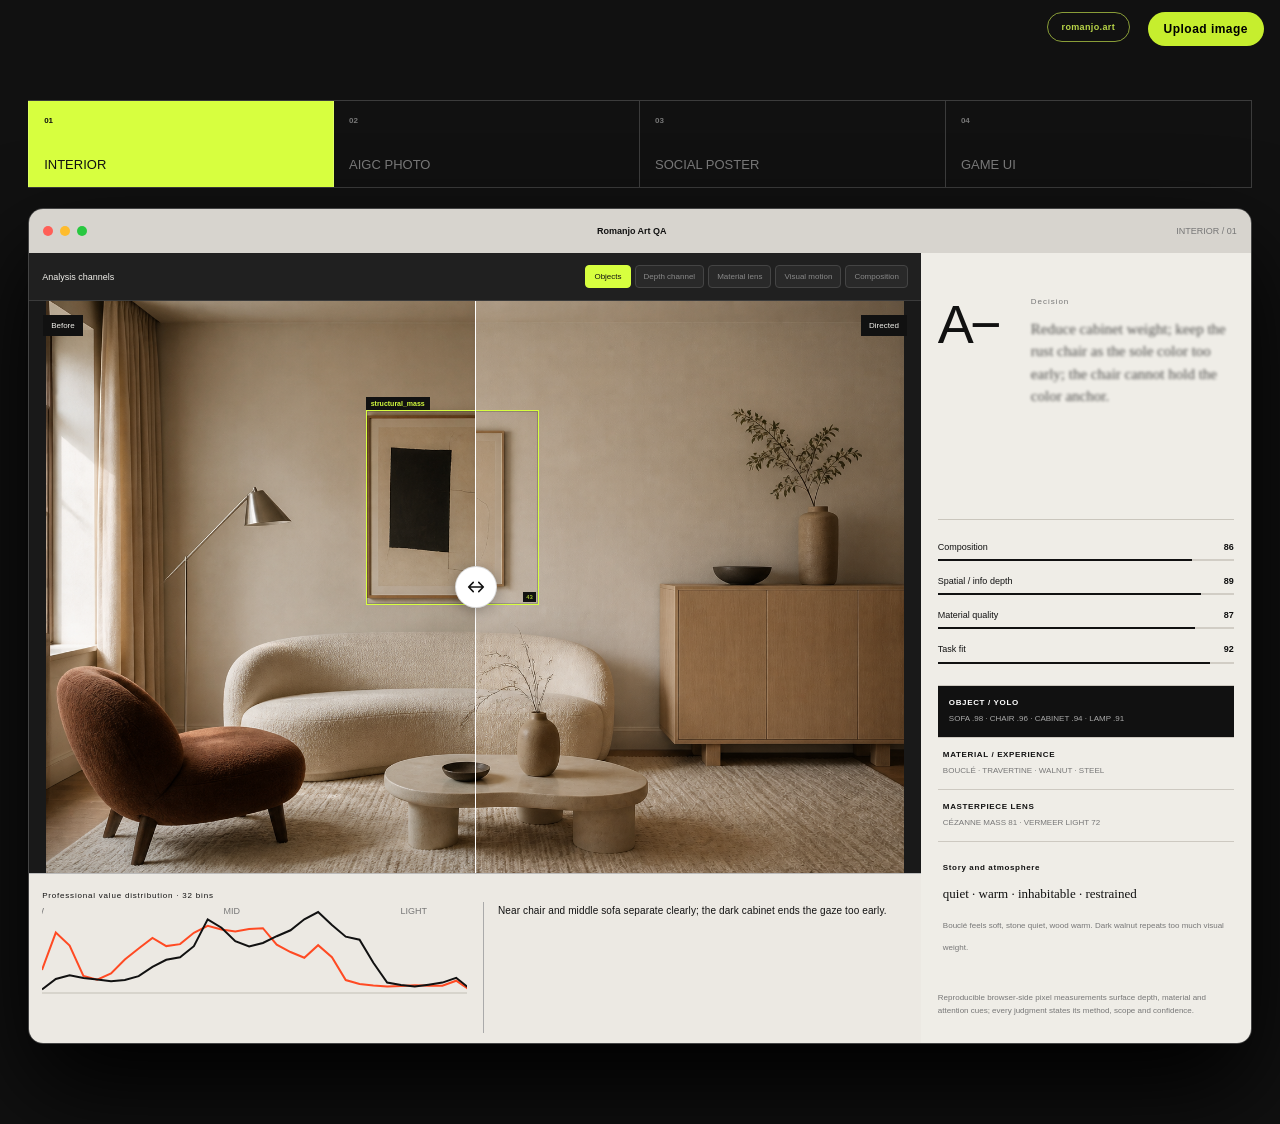
<file: index.html>
<!doctype html>
<html lang="en" data-locale="en">
<head>
  <meta charset="utf-8">
  <meta name="viewport" content="width=device-width, initial-scale=1">
  <meta name="description" content="Romanjo.art is an AI aesthetic decision director for posters, interiors, outfits and photography. It turns visual options into one explainable decision.">
  <meta name="theme-color" content="#050607">
  <link rel="icon" href="/assets/romanjo-logo.png">
  <title>Romanjo.art — AI aesthetic decision director</title>
  <link rel="stylesheet" href="/styles.css">
  <link rel="stylesheet" href="/analysis.css">
  <link rel="stylesheet" href="/demo-trim.css">
  <link rel="stylesheet" href="/upload-mode.css">
  <script defer src="/vendor/gsap.min.js"></script>
  <script defer src="/site.js"></script>
  <script defer src="/kit/romanjo-workbench-kit.js"></script>
  <script defer src="/romanjo-analysis.js"></script>
  <script defer src="/demo-trim.js"></script>
  <script type="module" defer src="/upload-mode.js"></script>
</head>
<body>
  <noscript>Romanjo needs JavaScript to load the live product demo.</noscript>
  <div id="site" aria-live="polite"></div>
</body>
</html>
</file>
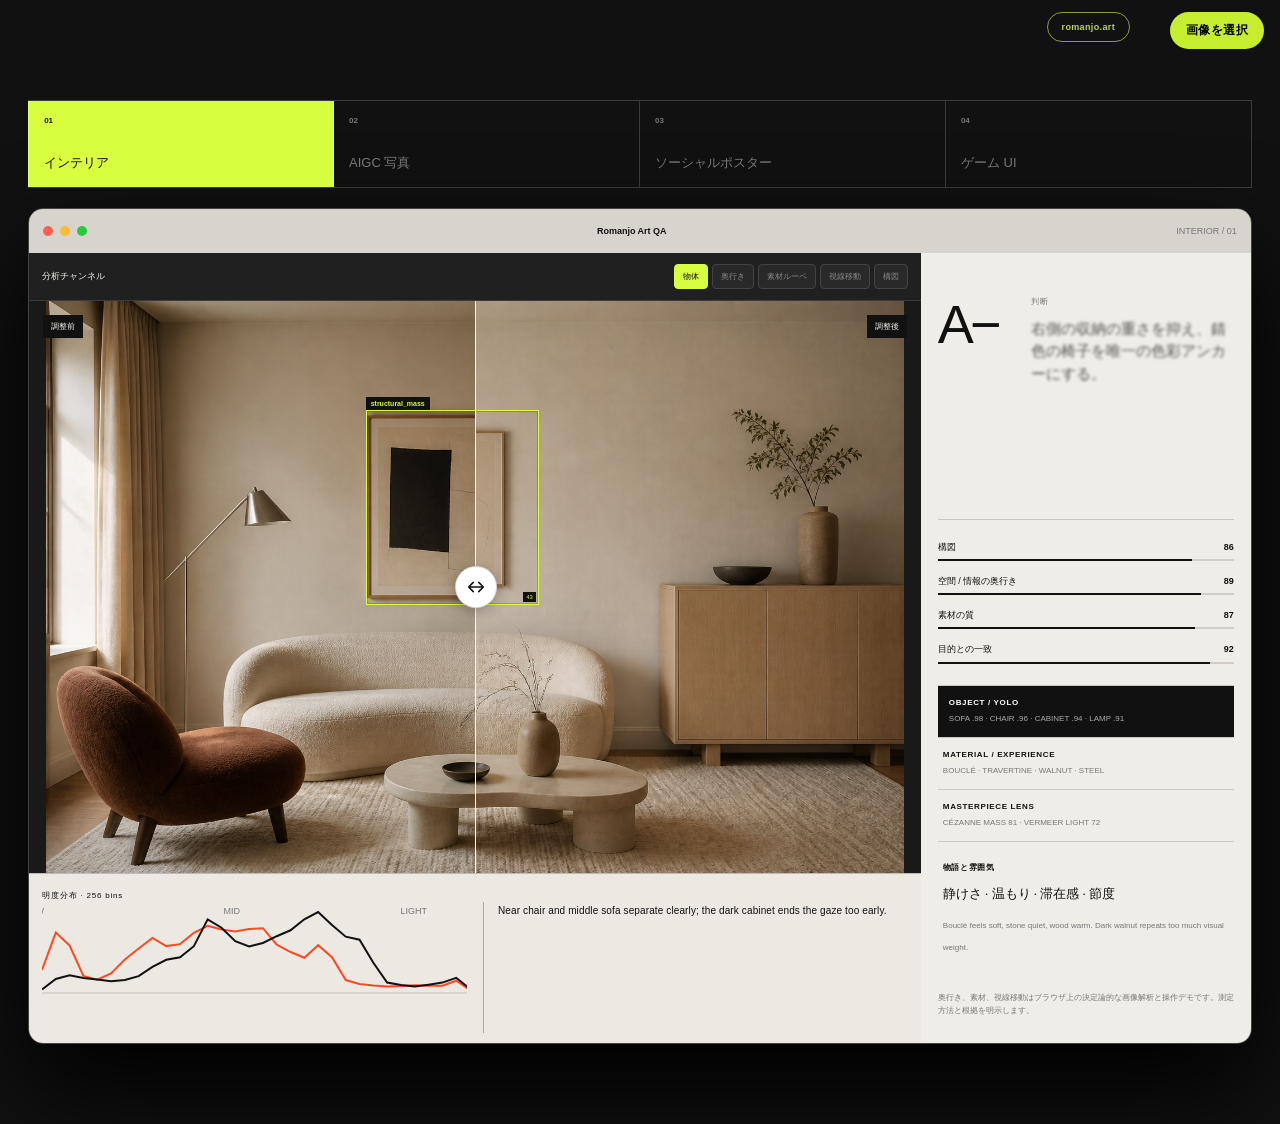
<file: ja/index.html>
<!doctype html>
<html lang="ja" data-locale="ja">
<head>
  <meta charset="utf-8">
  <meta name="viewport" content="width=device-width,initial-scale=1">
  <meta name="description" content="Romanjo は認識、奥行き、素材、構図、美術史の視点から AIGC 出力を読み、判断を具体的な画像へ導きます。">
  <title>Romanjo.art — AI Aesthetic Decision Director</title>
  <link rel="icon" href="/assets/romanjo-logo.png">
  <link rel="stylesheet" href="/styles.css">
  <link rel="stylesheet" href="/analysis.css">
  <link rel="stylesheet" href="/demo-trim.css">
  <link rel="stylesheet" href="/upload-mode.css">
  <script defer src="/vendor/gsap.min.js"></script>
  <script defer src="/site.js"></script>
  <script defer src="/kit/romanjo-workbench-kit.js"></script>
  <script defer src="/romanjo-analysis.js"></script>
  <script defer src="/ja/localize.js"></script>
  <script defer src="/demo-trim.js"></script>
  <script type="module" defer src="/upload-mode.js"></script>
</head>
<body>
  <div id="site"></div>
  <noscript>ライブレビューを表示するには JavaScript を有効にしてください。</noscript>
</body>
</html>
</file>
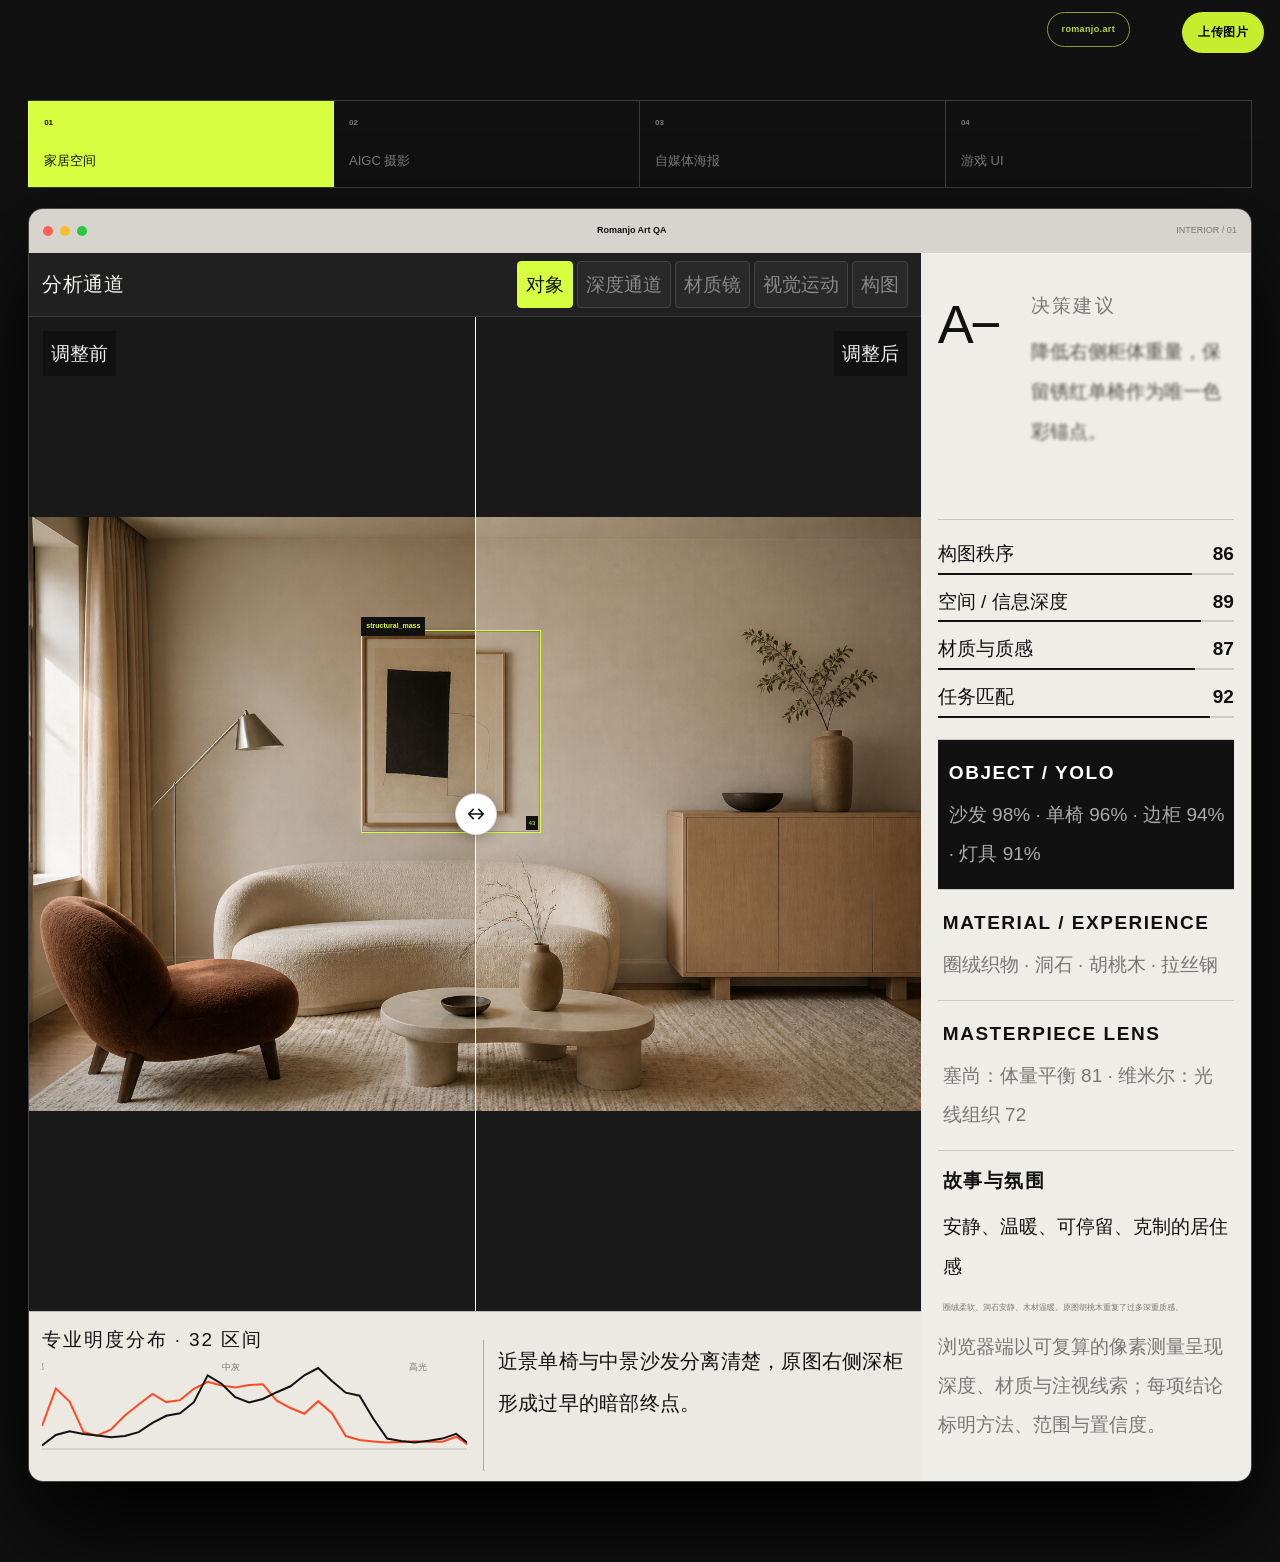
<file: zh/index.html>
<!doctype html>
<html lang="zh-CN" data-locale="zh">
<head>
  <meta charset="utf-8">
  <meta name="viewport" content="width=device-width, initial-scale=1">
  <meta name="description" content="Romanjo.art 是面向海报、家居空间、穿搭和照片的 AI 审美决策总监，把大量视觉候选变成一个可解释的决定。">
  <meta name="theme-color" content="#050607">
  <link rel="icon" href="/assets/romanjo-logo.png">
  <title>Romanjo.art — AI 审美决策总监</title>
  <link rel="stylesheet" href="/styles.css">
  <link rel="stylesheet" href="/analysis.css">
  <link rel="stylesheet" href="/demo-trim.css">
  <link rel="stylesheet" href="/upload-mode.css">
  <script defer src="/vendor/gsap.min.js"></script>
  <script defer src="/site.js"></script>
  <script defer src="/kit/romanjo-workbench-kit.js"></script>
  <script defer src="/romanjo-analysis.js"></script>
  <script defer src="/demo-trim.js"></script>
  <script type="module" defer src="/upload-mode.js"></script>
</head>
<body>
  <noscript>Romanjo 的真实产品演示需要启用 JavaScript。</noscript>
  <div id="site" aria-live="polite"></div>
</body>
</html>
</file>
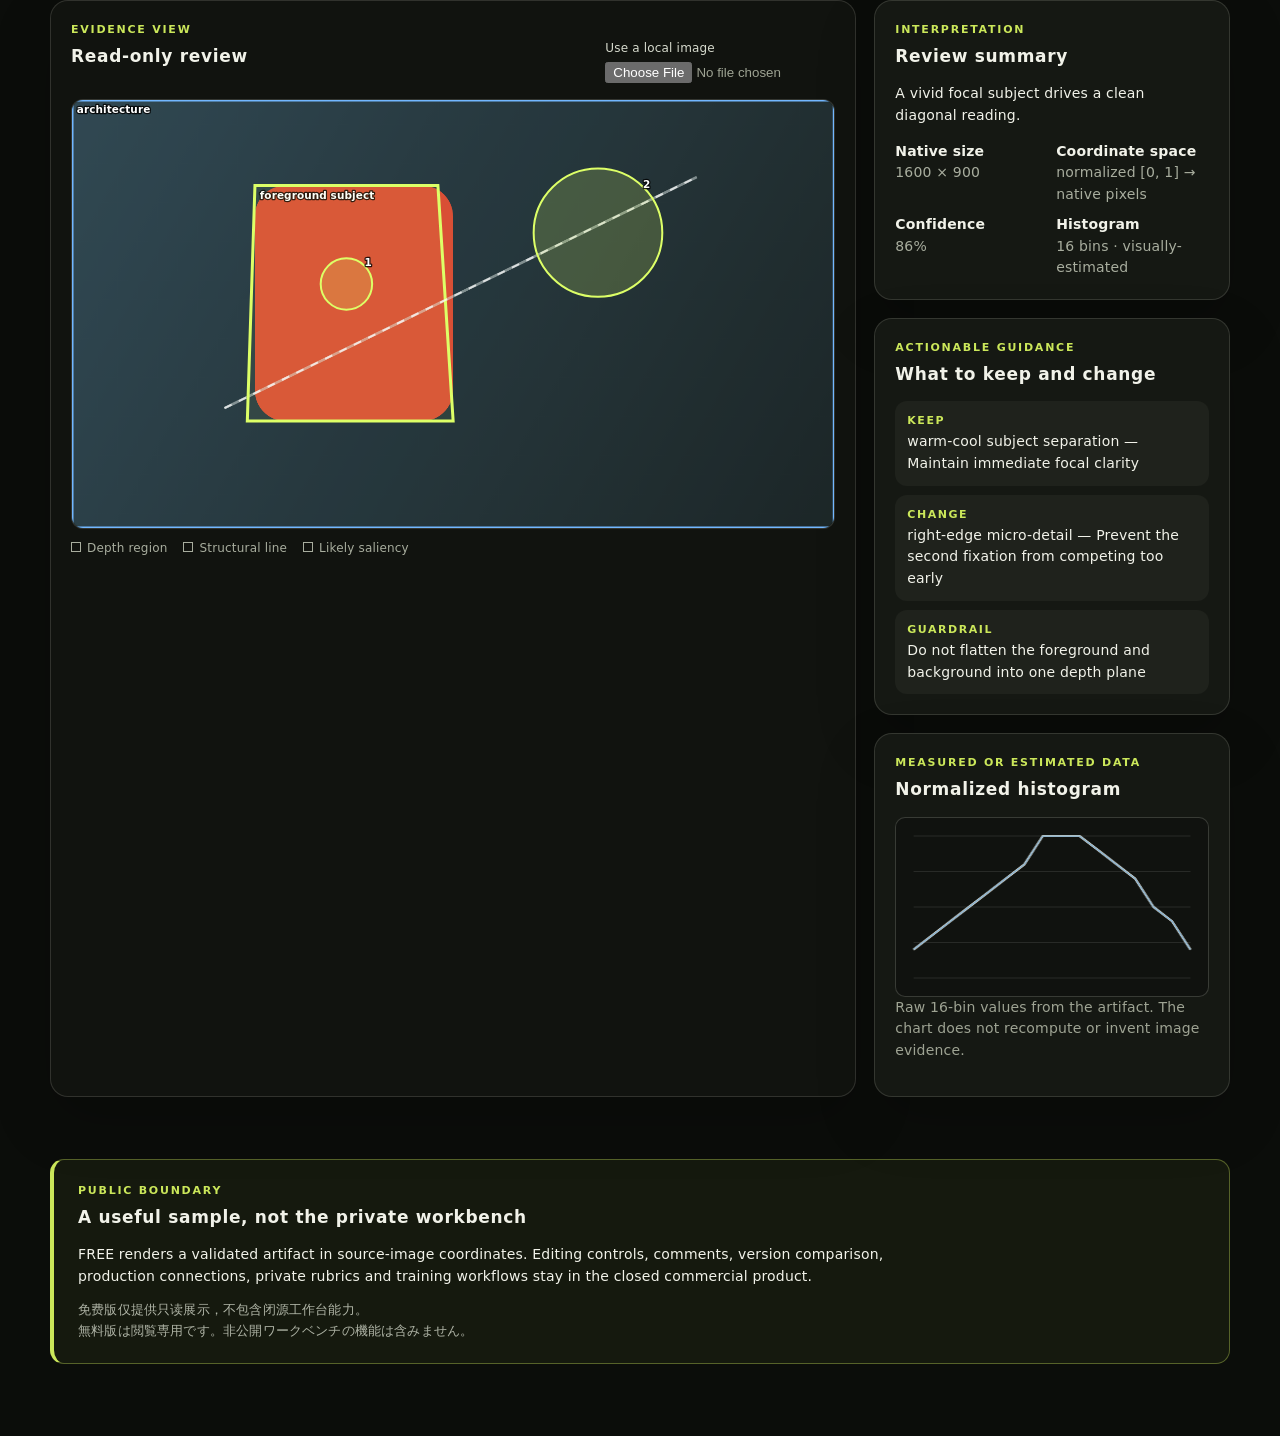
<file: assets/demo.html>
<!doctype html>
<html lang="en">
<head>
  <meta charset="utf-8">
  <meta name="viewport" content="width=device-width, initial-scale=1">
  <meta name="description" content="Romanjo Art QA free read-only visual review kit.">
  <title>Romanjo Art QA — Free Read-only Kit</title>
  <link rel="icon" href="./brand/favicon.svg" type="image/svg+xml">
  <link rel="stylesheet" href="./demo.css">
</head>
<body>
  <main class="rr-kit">
    <div class="grid">
      <section class="panel stage-panel">
        <div class="panel-heading">
          <div><p class="kicker">Evidence view</p><h2>Read-only review</h2></div>
          <label class="file-control">Use a local image<input id="image-picker" type="file" accept="image/*"></label>
        </div>
        <div id="review-stage" aria-live="polite"></div>
        <div class="rr-legend" aria-label="Overlay legend">
          <span>Depth region</span><span>Structural line</span><span>Likely saliency</span>
        </div>
      </section>
      <div class="stack">
        <section class="panel">
          <p class="kicker">Interpretation</p>
          <h2>Review summary</h2>
          <p id="summary"></p>
          <div id="meta" class="rr-meta"></div>
        </section>
        <section class="panel">
          <p class="kicker">Actionable guidance</p>
          <h2>What to keep and change</h2>
          <ul id="guidance" class="guidance-list"></ul>
        </section>
        <section class="panel">
          <p class="kicker">Measured or estimated data</p>
          <h2>Normalized histogram</h2>
          <canvas id="histogram" class="rr-histogram" aria-label="Luminance and RGB histogram"></canvas>
          <p class="muted">Raw 16-bin values from the artifact. The chart does not recompute or invent image evidence.</p>
        </section>
      </div>
    </div>

    <p id="analysis-status" class="analysis-status" role="status"></p>

    <section class="boundary" aria-labelledby="boundary-title">
      <p class="kicker">Public boundary</p>
      <h2 id="boundary-title">A useful sample, not the private workbench</h2>
      <p>FREE renders a validated artifact in source-image coordinates. Editing controls, comments, version comparison, production connections, private rubrics and training workflows stay in the closed commercial product.</p>
      <p class="boundary-languages">免费版仅提供只读展示，不包含闭源工作台能力。<br>無料版は閲覧専用です。非公開ワークベンチの機能は含みません。</p>
    </section>
  </main>
  <script type="module" src="./demo.js"></script>
</body>
</html>
</file>
<file: styles.css>
:root{--black:#0b0b0b;--white:#f2f1ec;--acid:#d7ff3f;--orange:#ff4a23;--line:rgba(255,255,255,.18);font-family:"Helvetica Neue","Arial Nova",Arial,"PingFang SC","Microsoft YaHei",sans-serif;color:var(--white);background:var(--black)}*{box-sizing:border-box}html{scroll-behavior:smooth}body{margin:0;background:var(--black);-webkit-font-smoothing:antialiased}button,a{font:inherit;color:inherit}header{position:fixed;z-index:30;top:0;left:0;right:0;height:64px;padding:0 2.2vw;display:grid;grid-template-columns:1fr auto 1fr;align-items:center;mix-blend-mode:difference;color:white}header .logo{font-size:27px;font-weight:900;letter-spacing:-.07em;text-decoration:none}header>span{font-size:8px;letter-spacing:.14em}header>a:last-child{justify-self:end;text-decoration:none;font-size:9px}.hero{height:100vh;min-height:720px;padding:15vh 2.2vw 4vh;position:relative;overflow:hidden}.hero-count{font-size:9px;letter-spacing:.12em}.hero h1{font-size:clamp(72px,10.4vw,164px);font-weight:500;letter-spacing:-.055em;line-height:.91;margin:7vh 0 0;max-width:1300px}.hero-foot{position:absolute;left:2.2vw;right:2.2vw;bottom:4vh;display:flex;align-items:end;justify-content:space-between;z-index:2}.hero-foot p{width:440px;font-size:14px;line-height:1.65;margin:0 0 0 42vw}.hero-foot a{font-size:9px;text-decoration:none;border-bottom:1px solid;padding-bottom:7px}.hero-reel{position:absolute;right:3vw;bottom:14vh;width:31vw;aspect-ratio:3/2;overflow:hidden;opacity:.7}.hero-reel img{position:absolute;inset:0;width:100%;height:100%;object-fit:cover;opacity:0;transform:scale(1.08);transition:opacity .55s ease,transform .9s cubic-bezier(.2,.75,.2,1)}.hero-reel img.active{opacity:1;transform:scale(1)}.demo{padding:13vh 2.2vw 16vh;background:#111}.demo-head{display:grid;grid-template-columns:1.2fr .8fr;gap:8vw;align-items:end}.demo-head>div>span{font-size:8px;letter-spacing:.16em}.demo-head h2{font-size:clamp(48px,6.3vw,92px);line-height:1.04;letter-spacing:-.045em;font-weight:500;margin:28px 0 0;max-width:990px}.demo-head>p{font-size:12px;line-height:1.55;color:#aaa;max-width:330px}.case-tabs{display:grid;grid-template-columns:repeat(4,1fr);margin:10vh 0 20px;border-top:1px solid var(--line);border-bottom:1px solid var(--line)}.case-tabs button{min-height:86px;border:0;border-right:1px solid var(--line);background:transparent;text-align:left;padding:15px;cursor:pointer;display:flex;flex-direction:column;justify-content:space-between;color:#777;transition:background-color .25s,color .25s}.case-tabs button:first-child{border-left:1px solid var(--line)}.case-tabs button.active{background:var(--acid);color:#111}.case-tabs b{font-size:8px}.case-tabs span{font-size:13px}.mac{border-radius:15px;overflow:hidden;border:1px solid #444;background:#202020;box-shadow:0 45px 100px #000}.macbar{height:44px;background:#d7d4ce;color:#111;display:flex;align-items:center;gap:7px;padding:0 14px;font-size:9px}.macbar i{width:10px;height:10px;border-radius:50%;background:#ff5f57}.macbar i:nth-child(2){background:#febc2e}.macbar i:nth-child(3){background:#28c840}.macbar b{margin:auto}.macbar span{color:#777}.workbench{height:min(740px,62vw);min-height:620px;display:grid;grid-template-columns:minmax(0,1fr) 330px}.visual{min-width:0;display:grid;grid-template-rows:48px 1fr}.visual-tools{display:flex;align-items:center;padding:0 13px;font-size:9px;border-bottom:1px solid #3b3b3b}.visual-tools>div{margin-left:auto;display:flex;gap:4px}.visual-tools button{font-size:8px;color:#888;background:#292929;border:1px solid #444;border-radius:4px;padding:6px 8px;cursor:pointer}.visual-tools button.on{color:#111;background:var(--acid);border-color:var(--acid)}.viewport{position:relative;overflow:hidden;background:#191919;display:grid;place-items:center}.viewport>img,.before-clip img{width:100%;height:100%;object-fit:contain;display:block}.viewport>img{position:absolute;inset:0}.before-clip{position:absolute;inset:0 auto 0 0;width:50%;overflow:hidden;z-index:3}.before-clip img{width:calc(100vw - 4.4vw - 330px);max-width:none}.divider{position:absolute;z-index:8;top:0;bottom:0;left:50%;width:1px;background:#fff}.divider span{position:absolute;top:50%;left:50%;transform:translate(-50%,-50%);width:42px;height:42px;border-radius:50%;background:white;color:#111;display:grid;place-items:center;font-size:11px}.viewport>input{position:absolute;z-index:10;inset:0;width:100%;height:100%;opacity:0;cursor:ew-resize}.tag{position:absolute;z-index:7;top:14px;background:#111;padding:6px 8px;font-size:8px}.tag.before{left:14px}.tag.after{right:14px}.analysis{position:absolute;z-index:6;inset:0;pointer-events:none;display:none}.show-objects .objects,.show-depth .depth,.show-material .material,.show-saliency .saliency{display:block}.objects .o{position:absolute;border:1px solid var(--acid);color:var(--acid);font-style:normal;font-size:7px;padding:3px}.o0{left:29%;top:25%;width:28%;height:50%}.o1{left:8%;top:49%;width:25%;height:38%}.o2{right:5%;top:34%;width:30%;height:47%}.depth{background:radial-gradient(circle at 25% 70%,rgba(255,40,30,.7),transparent 25%),radial-gradient(circle at 54% 60%,rgba(255,221,30,.65),transparent 34%),linear-gradient(130deg,rgba(40,28,220,.72),rgba(0,220,224,.48));mix-blend-mode:color}.material i{position:absolute;background:#eee;color:#111;padding:4px 6px;font-style:normal;font-size:7px}.material i:nth-child(1){left:34%;top:60%}.material i:nth-child(2){right:18%;top:48%}.material i:nth-child(3){left:15%;top:34%}.saliency i{position:absolute;border-radius:50%;background:radial-gradient(circle,rgba(255,50,20,.75),transparent 65%);width:22%;aspect-ratio:1}.saliency i:first-child{left:10%;top:52%}.saliency i:nth-child(2){right:9%;top:39%}.saliency i:nth-child(3){left:41%;top:48%;width:29%}.analysis-panel{background:#efede7;color:#111;padding:17px;display:flex;flex-direction:column}.grade{display:grid;grid-template-columns:78px 1fr;gap:15px;padding:18px 0 23px;border-bottom:1px solid #cac6bd}.grade>span{font-size:54px;letter-spacing:-.07em}.grade small{font-size:8px;letter-spacing:.12em;color:#777}.grade p{font-family:Georgia,"Songti SC",serif;font-size:15px;line-height:1.5;margin:8px 0 0}.metrics{margin:14px 0}.metrics>div{display:grid;grid-template-columns:1fr 28px;gap:6px;padding:7px 0}.metrics span,.metrics b{font-size:9px}.metrics b{text-align:right}.metrics i{grid-column:1/-1;height:2px;background:#d1cdc5}.metrics em{display:block;height:100%;background:#111;transition:width .55s cubic-bezier(.2,.75,.2,1)}.analysis-row{text-align:left;border:0;border-top:1px solid #cdc9c1;background:transparent;padding:12px 5px;cursor:pointer}.analysis-row.active{background:#111;color:white;padding-left:11px}.analysis-row span,.analysis-row small{display:block}.analysis-row span{font-size:8px;font-weight:700;letter-spacing:.08em}.analysis-row small{font-size:8px;color:#777;margin-top:5px;line-height:1.4}.analysis-row.active small{color:#aaa}.model-note{font-size:8px;color:#777;line-height:1.45;margin-top:auto}footer{height:68px;padding:0 2.2vw;display:flex;align-items:center;justify-content:space-between;font-size:8px;letter-spacing:.12em}@media(max-width:900px){.hero h1{font-size:78px}.hero-foot p{margin-left:25vw}.hero-reel{width:43vw}.demo-head{grid-template-columns:1fr}.workbench{height:auto;grid-template-columns:1fr}.visual{min-height:620px}.analysis-panel{min-height:550px}.before-clip img{width:calc(100vw - 4.4vw)}}@media(max-width:560px){header{height:54px}header>span{display:none}.hero{min-height:680px;padding-inline:16px}.hero h1{font-size:54px;line-height:.98;letter-spacing:-.035em;margin-top:10vh}.hero-foot{left:16px;right:16px;display:block}.hero-foot p{margin:0 0 25px;width:auto;font-size:13px}.hero-reel{width:58vw;right:-9vw;bottom:23vh}.demo{padding:90px 10px}.demo-head{padding:0 6px}.demo-head h2{font-size:44px;line-height:1.08;letter-spacing:-.025em}.case-tabs{grid-template-columns:1fr 1fr;margin-top:55px}.case-tabs button{min-height:70px}.workbench{display:block}.visual{min-height:430px}.visual-tools{display:block;height:auto;padding:9px}.visual-tools>div{margin-top:8px;overflow:auto}.visual-tools button{white-space:nowrap}.analysis-panel{min-height:520px}.before-clip img{width:calc(100vw - 20px)}footer span:nth-child(2){display:none}}@media(prefers-reduced-motion:reduce){html{scroll-behavior:auto}.hero-reel img{transition:none}.metrics em{transition:none}}
:root{--analysis-v2:1}.material-lenses{z-index:12}.material-lenses>button{position:relative;z-index:13}
.pricing{padding:13vh 2.2vw 15vh;background:var(--white);color:#111}.pricing-head{display:grid;grid-template-columns:1.2fr .8fr;gap:8vw;align-items:end;margin-bottom:9vh}.pricing-head>span{grid-column:1/-1;font-size:8px;letter-spacing:.16em}.pricing-head h2{font-size:clamp(48px,6vw,88px);line-height:1.02;letter-spacing:-.05em;font-weight:500;margin:26px 0 0;max-width:980px}.pricing-head p{font-size:12px;line-height:1.75;max-width:390px;color:#666;margin:0}.pricing-grid{display:grid;grid-template-columns:repeat(4,1fr);border-block:1px solid #aaa}.price-tier{min-height:530px;padding:18px 16px 20px;border-left:1px solid #aaa;display:flex;flex-direction:column}.price-tier:last-child{border-right:1px solid #aaa}.price-tier.pro{background:#111;color:#fff}.price-tier.expert{background:var(--acid)}.tier-index{font-size:8px;letter-spacing:.12em;color:#777}.price-tier h3{font-size:clamp(35px,3.6vw,58px);font-weight:500;letter-spacing:-.055em;margin:45px 0 8px}.tier-lead{font-size:11px;line-height:1.5;min-height:48px;color:#666}.pro .tier-lead{color:#aaa}.tier-price{display:flex;align-items:baseline;gap:8px;margin:28px 0 35px}.tier-price b{font-size:34px;letter-spacing:-.05em}.tier-price span{font-size:8px;color:#777}.price-tier ul{list-style:none;padding:0;margin:0;border-top:1px solid currentColor}.price-tier li{padding:13px 0;border-bottom:1px solid rgba(100,100,100,.35);font-size:10px;line-height:1.5}.price-tier>a{margin-top:auto;display:flex;justify-content:space-between;align-items:center;text-decoration:none;border-top:1px solid currentColor;padding-top:16px;font-size:9px;font-weight:700;letter-spacing:.06em}.price-tier>a span{font-size:17px}.pricing-note{font-size:8px;color:#777;line-height:1.6;margin:20px 0 0;max-width:620px}@media(max-width:900px){.pricing-head{grid-template-columns:1fr}.pricing-grid{grid-template-columns:1fr 1fr}.price-tier{min-height:450px}.price-tier:nth-child(2){border-right:1px solid #aaa}.price-tier:nth-child(-n+2){border-bottom:1px solid #aaa}}@media(max-width:560px){.pricing{padding:90px 10px}.pricing-head{padding-inline:6px}.pricing-head h2{font-size:43px}.pricing-grid{grid-template-columns:1fr}.price-tier{min-height:410px;border-right:1px solid #aaa;border-bottom:1px solid #aaa}.price-tier:last-child{border-bottom:0}}
.visual{grid-template-rows:48px minmax(0,1fr)}.viewport{display:flex;flex-direction:column}.image-frame{position:relative;flex:1;min-height:0;overflow:hidden}.image-frame>img,.before-clip img{position:absolute;inset:0;width:100%;height:100%;object-fit:contain;display:block}.before-clip{position:absolute;inset:0;width:auto;overflow:visible;z-index:3;clip-path:inset(0 50% 0 0)}.image-frame>input{position:absolute;z-index:10;inset:0;width:100%;height:100%;opacity:0;cursor:ew-resize}.image-frame .divider{top:0;bottom:0}.show-objects .objects,.show-material .material-lenses,.show-gaze .gaze,.show-composition .composition{display:block}.channel-canvas{position:absolute;z-index:5;inset:0;width:100%;height:100%;object-fit:contain;opacity:0;pointer-events:none}.show-depth .channel-canvas{opacity:.92}.material-lenses{pointer-events:auto;padding:12px}.material-lenses>button{border:1px solid rgba(255,255,255,.5);background:#111;color:white;padding:7px 9px;font-size:8px;margin-right:5px;cursor:pointer}.lens{position:absolute;width:220px;height:220px;border-radius:50%;overflow:hidden;border:2px solid white;box-shadow:0 12px 35px rgba(0,0,0,.55);transform:translate(-50%,-50%) scale(.85);opacity:0;pointer-events:none;background:#222;transition:opacity .18s,transform .18s}.lens.visible{opacity:1;transform:translate(-50%,-50%) scale(1)}.lens canvas{width:100%;height:100%}.lens span{position:absolute;bottom:12px;left:50%;transform:translateX(-50%);font-size:8px;background:#111;color:white;padding:5px 7px}.gaze{display:none;overflow:hidden}.gaze-blur{position:absolute;inset:-10%;backdrop-filter:blur(13px);background:rgba(8,8,8,.12);mask-image:radial-gradient(circle 30px at var(--gx,50%) var(--gy,50%),transparent 0 65%,black 100%)}.gaze svg{position:absolute;inset:0;width:100%;height:100%;fill:none;stroke:rgba(255,255,255,.58);stroke-width:.18;stroke-dasharray:1 1}.gaze circle{fill:white;stroke:none;filter:drop-shadow(0 0 5px white);animation:blink .8s ease-in-out infinite alternate}.gaze.run .gaze-blur{animation:gazeExpand 6s cubic-bezier(.2,.7,.2,1) forwards}.gaze.run svg{animation:gazeReveal 6s linear forwards}.composition svg{position:absolute;inset:0;width:100%;height:100%;fill:none;stroke:var(--acid);stroke-width:.18}.composition>span{position:absolute;right:14px;bottom:14px;background:var(--acid);color:#111;padding:5px 7px;font-size:8px}.third{position:absolute;background:rgba(255,255,255,.48)}.third.v1,.third.v2{top:0;bottom:0;width:1px}.third.v1{left:33.333%}.third.v2{left:66.666%}.third.h1,.third.h2{left:0;right:0;height:1px}.third.h1{top:33.333%}.third.h2{top:66.666%}.channel-readout{height:116px;background:#ece9e3;color:#111;display:grid;grid-template-columns:1fr 1fr;gap:16px;padding:10px 13px;border-top:1px solid #bbb}.channel-readout>div>span{font-size:8px;letter-spacing:.1em}.channel-readout canvas{width:100%;height:82px;display:block}.channel-readout p{font-size:10px;line-height:1.5;margin:18px 0 0;padding-left:14px;border-left:1px solid #aaa}.story{border-top:1px solid #cdc9c1;padding:12px 5px}.story>span{font-size:8px;font-weight:700;letter-spacing:.08em}.story p{font-family:Georgia,"Songti SC",serif;font-size:13px;line-height:1.45;margin:8px 0}.story small{font-size:8px;line-height:1.45;color:#777}@keyframes gazeExpand{0%{clip-path:circle(4% at var(--gx) var(--gy));opacity:1}65%{clip-path:circle(24% at var(--gx) var(--gy));opacity:.9}100%{clip-path:circle(95% at 50% 50%);opacity:0}}@keyframes gazeReveal{0%{opacity:0}16%{opacity:1}85%{opacity:1}100%{opacity:.15}}@keyframes blink{to{opacity:.25}}@media(max-width:560px){.channel-readout{height:auto;grid-template-columns:1fr}.channel-readout p{margin:0;border-left:0;border-top:1px solid #aaa;padding:10px 0}.lens{width:150px;height:150px}}

/* Editorial rhythm and Romanjo public principles. */
.hero h1{font-size:clamp(69px,10.4vw,161px)}
.hero-foot p{line-height:1.8}
.demo-head h2{font-size:clamp(45px,6.3vw,89px)}
.demo-head>p{line-height:1.75}
.pricing-head h2{font-size:clamp(45px,6vw,85px)}
.pricing-head p{line-height:1.9}
.price-tier h3{font-size:clamp(32px,3.6vw,55px)}
.tier-lead,.price-tier li{line-height:1.7}
.manifesto{padding:14vh 2.2vw 15vh;background:#0b0b0b;color:var(--white);border-top:1px solid var(--line)}
.manifesto-kicker{font-size:8px;letter-spacing:.16em;color:#888}
.manifesto-title{display:grid;grid-template-columns:1.2fr .8fr;gap:8vw;align-items:end;margin:8vh 0 10vh}
.manifesto-title h2{font-size:clamp(45px,6vw,85px);line-height:1.04;letter-spacing:-.045em;font-weight:500;margin:0;max-width:980px}
.manifesto-title>p{font-size:13px;line-height:1.9;color:#aaa;margin:0;max-width:410px}
.manifesto-grid{display:grid;grid-template-columns:repeat(3,1fr);border-block:1px solid var(--line)}
.manifesto-grid article{min-height:330px;padding:18px 18px 28px;border-left:1px solid var(--line)}
.manifesto-grid article:last-child{border-right:1px solid var(--line)}
.manifesto-grid b{font-size:8px;letter-spacing:.12em;color:var(--acid)}
.manifesto-grid h3{font-size:25px;line-height:1.18;font-weight:500;letter-spacing:-.035em;margin:90px 0 20px}
.manifesto-grid p{font-size:11px;line-height:1.85;color:#aaa;max-width:330px}
.manifesto-close{display:grid;grid-template-columns:1fr auto;gap:8vw;align-items:end;margin-top:7vh}
.manifesto-close p{font-size:13px;line-height:1.9;max-width:650px;color:#bbb;margin:0}
.manifesto-close a{font-size:9px;text-decoration:none;border-bottom:1px solid;padding-bottom:8px}
@media(max-width:900px){.hero h1{font-size:75px}.manifesto-title{grid-template-columns:1fr}.manifesto-grid{grid-template-columns:1fr}.manifesto-grid article{min-height:auto;border-right:1px solid var(--line);border-bottom:1px solid var(--line)}.manifesto-grid article:last-child{border-bottom:0}.manifesto-grid h3{margin-top:48px}.manifesto-close{grid-template-columns:1fr}}
@media(max-width:560px){.hero h1{font-size:51px}.demo-head h2{font-size:41px}.pricing-head h2{font-size:40px}.manifesto{padding:90px 16px}.manifesto-title h2{font-size:40px}.manifesto-title{margin:55px 0}.manifesto-grid h3{font-size:23px}.manifesto-close{gap:32px}}

header .logo{display:flex;align-items:center;width:148px;height:42px;overflow:hidden}
header .logo img{display:block;width:100%;height:100%;object-fit:contain;object-position:left center}
.locale-nav{justify-self:end;display:flex;gap:10px;font-size:9px}
.locale-nav a{text-decoration:none;border-bottom:1px solid transparent;padding:5px 1px}
.locale-nav a:hover,.locale-nav a:focus-visible{border-color:currentColor}
.side-nav{position:fixed;z-index:29;right:18px;top:50%;display:flex;flex-direction:column;gap:7px;transform:translateY(-50%);mix-blend-mode:difference;color:#fff}
.side-nav a{display:flex;justify-content:flex-end;gap:7px;text-decoration:none;font-size:7px;letter-spacing:.08em;opacity:.62}
.side-nav a:hover,.side-nav a:focus-visible{opacity:1}.side-nav span{min-width:46px}
.voices{padding:13vh 2.2vw 15vh;background:var(--acid);color:#111;display:grid;grid-template-columns:.9fr 1.1fr;gap:8vw}
.voices-copy>span{font-size:8px;letter-spacing:.16em}.voices-copy h2{font-size:clamp(44px,5.4vw,78px);line-height:1.04;letter-spacing:-.045em;font-weight:500;margin:36px 0}.voices-copy p{font-size:13px;line-height:1.95;max-width:530px}
.voices-form{align-self:end;border-top:1px solid #111;padding-top:18px}.voices-form label{display:block;font-size:9px;letter-spacing:.1em;margin-bottom:18px}.voices-form textarea{display:block;width:100%;min-height:190px;resize:vertical;border:1px solid #111;background:transparent;color:#111;padding:17px;font:16px/1.75 inherit}.voices-form textarea::placeholder{color:rgba(0,0,0,.48)}.voices-form>div{display:grid;grid-template-columns:1fr auto;border:1px solid #111;border-top:0}.voices-form select,.voices-form button{border:0;background:transparent;padding:15px;font-size:10px}.voices-form button{border-left:1px solid #111;background:#111;color:#fff;cursor:pointer}
.invite-card{grid-column:2;border:1px solid #111;padding:22px;margin-top:-5vh}.invite-card[hidden]{display:none}.invite-card>span{font-size:8px;letter-spacing:.14em}.invite-card h3{font-size:28px;font-weight:500;letter-spacing:-.03em;margin:32px 0 15px}.invite-card p{font-size:11px;line-height:1.8;max-width:620px}.invite-card a{display:inline-block;margin-top:20px;border-bottom:1px solid;text-decoration:none;padding-bottom:7px;font-size:9px}
html[data-locale="zh"] body{line-height:1.72}html[data-locale="zh"] .hero-foot p,html[data-locale="zh"] .demo-head>p,html[data-locale="zh"] .manifesto-title>p,html[data-locale="zh"] .manifesto-grid p,html[data-locale="zh"] .manifesto-close p,html[data-locale="zh"] .pricing-head p,html[data-locale="zh"] .voices p{font-size:16px;line-height:2.15}html[data-locale="zh"] .price-tier li,html[data-locale="zh"] .tier-lead{font-size:13px;line-height:2}html[data-locale="ja"] body,html[data-locale="ja"] button,html[data-locale="ja"] input,html[data-locale="ja"] textarea,html[data-locale="ja"] select{font-family:"Yu Gothic UI","Hiragino Kaku Gothic ProN","Noto Sans JP",sans-serif}
@media(max-width:900px){.voices{grid-template-columns:1fr}.invite-card{grid-column:1;margin-top:0}}
@media(max-width:560px){header .logo{width:105px;height:34px}.side-nav{top:auto;right:8px;left:8px;bottom:8px;transform:none;flex-direction:row;justify-content:space-around;background:rgba(10,10,10,.86);padding:10px;mix-blend-mode:normal}.side-nav a{display:block}.side-nav span{display:none}.voices{padding:90px 16px}.voices-copy h2{font-size:40px}.voices-form>div{grid-template-columns:1fr}.voices-form button{border-left:0;border-top:1px solid #111}.invite-card{padding:18px}}
</file>
<file: analysis.css>
.visual{grid-template-rows:48px minmax(0,1fr)}
.viewport{display:flex;flex-direction:column;place-items:stretch}
.image-frame{position:relative;flex:1 1 auto;min-height:420px;overflow:hidden}
.image-frame>img,.before-clip img{position:absolute;inset:0;width:100%;height:100%;object-fit:contain;display:block}
.before-clip{position:absolute;inset:0;width:auto;overflow:visible;z-index:3;clip-path:inset(0 50% 0 0)}
.image-frame>input{position:absolute;z-index:10;inset:0;width:100%;height:100%;opacity:0;cursor:ew-resize}
.image-frame .divider{top:0;bottom:0}
.show-objects .objects,.show-material .material-lenses,.show-gaze .gaze,.show-composition .composition{display:block}
.channel-canvas{position:absolute;z-index:5;inset:0;width:100%;height:100%;object-fit:contain;opacity:0;pointer-events:none}
.show-depth .channel-canvas{opacity:.92}
.material-lenses{z-index:12;pointer-events:auto;padding:12px}
.material-lenses>button{position:relative;z-index:13;border:1px solid rgba(255,255,255,.5);background:#111;color:white;padding:7px 9px;font-size:8px;margin-right:5px;cursor:pointer}
.lens{position:absolute;width:220px;height:220px;border-radius:50%;overflow:hidden;border:2px solid white;box-shadow:0 12px 35px rgba(0,0,0,.55);transform:translate(-50%,-50%) scale(.85);opacity:0;pointer-events:none;background:#222;transition:opacity .18s,transform .18s}
.lens.visible{opacity:1;transform:translate(-50%,-50%) scale(1)}.lens canvas{width:100%;height:100%}.lens span{position:absolute;bottom:12px;left:50%;transform:translateX(-50%);font-size:8px;background:#111;color:white;padding:5px 7px}
.gaze{display:none;overflow:hidden}.gaze-blur{position:absolute;inset:-10%;backdrop-filter:blur(13px);background:rgba(8,8,8,.12);mask-image:radial-gradient(circle 30px at var(--gx,50%) var(--gy,50%),transparent 0 65%,black 100%)}
.gaze svg{position:absolute;inset:0;width:100%;height:100%;fill:none;stroke:rgba(255,255,255,.58);stroke-width:.18;stroke-dasharray:1 1}.gaze circle{fill:white;stroke:none;filter:drop-shadow(0 0 5px white);animation:blink .8s ease-in-out infinite alternate}.gaze.run .gaze-blur{animation:gazeExpand 6s cubic-bezier(.2,.7,.2,1) forwards}.gaze.run svg{animation:gazeReveal 6s linear forwards}
.composition svg{position:absolute;inset:0;width:100%;height:100%;fill:none;stroke:var(--acid);stroke-width:.18}.composition>span{position:absolute;right:14px;bottom:14px;background:var(--acid);color:#111;padding:5px 7px;font-size:8px}.third{position:absolute;background:rgba(255,255,255,.48)}.third.v1,.third.v2{top:0;bottom:0;width:1px}.third.v1{left:33.333%}.third.v2{left:66.666%}.third.h1,.third.h2{left:0;right:0;height:1px}.third.h1{top:33.333%}.third.h2{top:66.666%}
.channel-readout{height:116px;background:#ece9e3;color:#111;display:grid;grid-template-columns:1fr 1fr;gap:16px;padding:10px 13px;border-top:1px solid #bbb}.channel-readout>div>span{font-size:8px;letter-spacing:.1em}.channel-readout canvas{width:100%;height:82px;display:block}.channel-readout p{font-size:10px;line-height:1.5;margin:18px 0 0;padding-left:14px;border-left:1px solid #aaa}
.story{border-top:1px solid #cdc9c1;padding:12px 5px}.story>span{font-size:8px;font-weight:700;letter-spacing:.08em}.story p{font-family:Georgia,"Songti SC",serif;font-size:13px;line-height:1.45;margin:8px 0}.story small{font-size:8px;line-height:1.45;color:#777}
@keyframes gazeExpand{0%{clip-path:circle(4% at var(--gx) var(--gy));opacity:1}65%{clip-path:circle(24% at var(--gx) var(--gy));opacity:.9}100%{clip-path:circle(95% at 50% 50%);opacity:0}}
@keyframes gazeReveal{0%{opacity:0}16%{opacity:1}85%{opacity:1}100%{opacity:.15}}
@keyframes blink{to{opacity:.25}}
@media(max-width:560px){.channel-readout{height:auto;grid-template-columns:1fr}.channel-readout p{margin:0;border-left:0;border-top:1px solid #aaa;padding:10px 0}.lens{width:150px;height:150px}}

/* Romanjo analysis v3: deterministic saliency playback and professional overlays. */
.gaze-side{position:absolute;inset:0;overflow:hidden}.gaze-side.before{clip-path:inset(0 calc(100% - var(--split,50%)) 0 0)}.gaze-side.after{clip-path:inset(0 0 0 var(--split,50%))}.gaze-blur-canvas{position:absolute;inset:0;width:100%;height:100%}.gaze-side svg{z-index:2}.gaze .gaze-path{stroke:rgba(255,255,255,.76);stroke-width:.24;stroke-dasharray:1;stroke-dashoffset:calc(1 - var(--path-progress,0));pathLength:1}.gaze .gaze-points circle{fill:white;stroke:none;opacity:.14;filter:drop-shadow(0 0 8px #fff);transition:opacity .25s}.gaze .gaze-points circle.seen{opacity:.96;animation:blink 1.2s ease-in-out infinite alternate}.gaze-side-label{position:absolute;z-index:3;top:14px;font-size:8px;letter-spacing:.1em;background:rgba(12,12,12,.75);padding:5px 7px}.gaze-side.before .gaze-side-label{left:14px}.gaze-side.after .gaze-side-label{right:14px}
.composition .golden-grid{stroke:rgba(215,255,63,.55);stroke-width:.18}.composition .golden-spiral{stroke:var(--acid);stroke-width:.45}.composition .third{display:none!important}.phi-labels b{position:absolute;color:var(--acid);font-size:7px;font-weight:500;background:#111;padding:3px 4px}.phi-labels b:first-child{left:38.2%;top:8px}.phi-labels b:last-child{left:61.8%;bottom:8px}
.gaze-player{position:absolute;z-index:16;left:14px;right:14px;bottom:14px;display:grid;grid-template-columns:auto 38px minmax(90px,1fr) 38px;gap:8px;align-items:center;padding:9px 10px 18px;background:rgba(10,10,10,.82);backdrop-filter:blur(12px);border:1px solid rgba(255,255,255,.26);color:#fff;opacity:0;pointer-events:none;transition:opacity .2s}.show-gaze .gaze-player{opacity:1;pointer-events:auto}.gaze-play{border:1px solid rgba(255,255,255,.4);background:#fff;color:#111;font-size:8px;padding:6px 10px;min-width:54px;cursor:pointer}.gaze-time,.gaze-duration{font-size:8px;font-variant-numeric:tabular-nums;color:#bbb}.gaze-scrub{width:100%;accent-color:var(--acid);cursor:ew-resize}.gaze-stages{position:absolute;left:110px;right:52px;bottom:5px;display:flex;justify-content:space-between;font-size:6px;color:#999;letter-spacing:.08em}.gaze-stages i{font-style:normal}
.channel-readout p{line-height:1.72;letter-spacing:.012em}.story p{line-height:1.62}.story small{line-height:1.65}.analysis-panel{line-height:1.35}.model-note{line-height:1.62}.channel-canvas{image-rendering:auto;filter:contrast(1.14)}
.image-frame>img,.before-clip img{object-fit:fill}.before-clip{inset:0;clip-path:inset(0 50% 0 0)}
.objects{overflow:visible}.detected-region{position:absolute;border:1px solid var(--acid);color:var(--acid);font-style:normal;font-size:7px;box-shadow:inset 0 0 0 1px rgba(0,0,0,.18)}.detected-region b{position:absolute;left:-1px;top:-14px;background:#111;padding:3px 5px;font-size:7px;white-space:nowrap}.detected-region small{position:absolute;right:2px;bottom:2px;background:#111;padding:2px 3px}.detected-region.rhythm{border-style:dashed;border-color:#fff;color:#fff}.detected-region.face{border-color:#ff8d75;color:#ff8d75}
.lens canvas{display:block;width:100%;height:100%}.lens .lens-source{position:absolute;top:12px;right:12px;background:rgba(17,17,17,.78);color:#fff;padding:4px 6px;font-size:7px}.composition-anchor{position:absolute;width:14px;height:14px;border:1px solid var(--acid);border-radius:50%;transform:translate(-50%,-50%);box-shadow:0 0 0 4px rgba(215,255,63,.16)}.composition-anchor:after{content:"";position:absolute;inset:5px;background:var(--acid);border-radius:50%}
#verdict{transition:filter .12s,opacity .12s;filter:blur(calc((1 - var(--dissolve,1))*1.5px));opacity:calc(.72 + var(--dissolve,1)*.28)}
.grade{height:250px;flex:0 0 250px;align-content:start;overflow:hidden}
@media(min-width:901px){.workbench{min-height:790px}}
@media(max-width:560px){.gaze-player{left:7px;right:7px;bottom:7px;grid-template-columns:auto 32px 1fr 32px}.gaze-stages{left:98px}.gaze-play{min-width:46px;padding-inline:6px}}
@media(max-width:900px){.image-frame{min-height:500px}}
@media(max-width:560px){.image-frame{min-height:300px}}

/* Chinese workbench type and high-density chart controls. */
html[data-locale="zh"] body,
html[data-locale="zh"] button,
html[data-locale="zh"] input {
  font-family: "PingFang SC", "Hiragino Sans GB", "Microsoft YaHei UI",
    "Noto Sans CJK SC", sans-serif;
}

html[data-locale="zh"] .visual-tools {
  font-size: 20px;
  letter-spacing: 0.03em;
}

html[data-locale="zh"] .visual-tools button,
html[data-locale="zh"] .tag,
html[data-locale="zh"] .material-lenses > button {
  font-size: 19px;
  line-height: 1.75;
}

html[data-locale="zh"] .grade p,
html[data-locale="zh"] .story p {
  font-family: inherit;
  font-size: 19px;
  line-height: 2.1;
}

html[data-locale="zh"] .analysis-row span,
html[data-locale="zh"] .story > span,
html[data-locale="zh"] .grade small,
html[data-locale="zh"] .channel-readout > div > span {
  font-size: 19px;
  line-height: 1.9;
}

html[data-locale="zh"] .analysis-row small,
html[data-locale="zh"] .model-note {
  font-size: 19px;
  line-height: 2.05;
}

html[data-locale="zh"] .metrics span,
html[data-locale="zh"] .metrics b {
  font-size: 19px;
  font-variant-numeric: tabular-nums;
}

html[data-locale="zh"] .channel-readout p {
  font-size: 20px;
  line-height: 2.1;
}

html[data-locale="zh"] .gaze-play,
html[data-locale="zh"] .gaze-time,
html[data-locale="zh"] .gaze-duration,
html[data-locale="zh"] .gaze-stages,
html[data-locale="zh"] .lens span,
html[data-locale="zh"] .lens-source,
html[data-locale="zh"] .composition > span,
html[data-locale="zh"] .phi-labels b {
  font-size: 16px;
}

html[data-locale="zh"] .visual-tools {
  min-height: 58px;
}

html[data-locale="zh"] .visual {
  grid-template-rows: 64px minmax(0, 1fr);
}

@media(min-width: 901px) {
  html[data-locale="zh"] .workbench {
    height: auto;
    min-height: 840px;
  }
}

html[data-locale="zh"] .analysis-row {
  padding-block: 15px;
}

.channel-readout {
  height: 170px;
}

.channel-readout canvas {
  height: 108px;
}

.divider span {
  border: 1px solid rgba(0, 0, 0, 0.15);
  box-shadow: 0 3px 14px rgba(0, 0, 0, 0.28);
}

.divider svg {
  display: block;
  fill: none;
  height: 22px;
  stroke: #111;
  stroke-linecap: round;
  stroke-linejoin: round;
  stroke-width: 1.7;
  width: 22px;
}

@media(max-width: 560px) {
  .channel-readout {
    height: auto;
  }
}
</file>
<file: demo-trim.css>
/* Keep only the live demo and a small paid-plan entry point. */
header > *:not(.paid-button):not(.upload-button),
.hero,
.manifesto,
.voices,
.pricing,
footer,
.side-nav,
.demo-head {
  display: none !important;
}

header {
  justify-content: flex-end !important;
}

.demo {
  padding-top: 80px !important;
  padding-bottom: 80px !important;
}

.case-tabs {
  margin-top: 20px !important;
}

.paid-button {
  margin-left: auto;
  padding: 9px 14px;
  border: 1px solid rgba(203, 231, 90, 0.72);
  border-radius: 999px;
  color: #cbe75a;
  font-size: 12px;
  font-weight: 700;
  letter-spacing: 0.04em;
  text-decoration: none;
}

.paid-button:hover {
  background: rgba(203, 231, 90, 0.1);
}
</file>
<file: upload-mode.css>
.upload-button {
  position: fixed;
  top: 12px;
  right: 16px;
  z-index: 50;
  padding: 10px 16px;
  border: none;
  border-radius: 999px;
  background: #d7ff3f;
  color: #111;
  font-size: 12px;
  font-weight: 800;
  letter-spacing: 0.04em;
  cursor: pointer;
}

.upload-button:hover {
  background: #e4ff74;
}

.paid-button {
  position: fixed;
  top: 12px;
  right: 150px;
  z-index: 50;
  margin-left: 0;
}

.upload-mode .case-tabs {
  display: none !important;
}

.upload-mode .visual {
  display: block;
}

.upload-mode .workbench {
  height: auto;
  min-height: 720px;
}

.upload-mode .analysis-panel {
  height: auto;
  overflow: visible;
}

.upload-mode .image-frame {
  min-height: 640px;
}

.export-button {
  display: inline-flex;
  align-items: center;
  justify-content: center;
  width: 100%;
  margin: 12px 0 0;
  padding: 10px 12px;
  border: none;
  border-radius: 8px;
  background: #111;
  color: #d7ff3f;
  font-size: 11px;
  font-weight: 800;
  letter-spacing: 0.06em;
  cursor: pointer;
}

.export-button:hover {
  background: #000;
}
</file>
<file: assets/demo.css>
@import url("./components/review-kit.css");

:root { color-scheme: dark; }
* { box-sizing: border-box; }
body {
  margin: 0;
  background: #0b0d0a;
  color: #f1f2e9;
  font: 15px/1.7 ui-sans-serif, system-ui, -apple-system, BlinkMacSystemFont, "Segoe UI", sans-serif;
  letter-spacing: .012em;
}
main { width: min(1180px, calc(100% - 32px)); margin: 0 auto 72px; }
.site-header { display: flex; align-items: center; justify-content: space-between; gap: 20px; padding: 20px 0; border-bottom: 1px solid rgba(239,241,225,.14); }
.brand { display: flex; align-items: center; gap: 12px; color: inherit; font-weight: 700; letter-spacing: .04em; text-decoration: none; }
.brand img { width: 72px; height: 40px; border-radius: 7px; background: #fff; object-fit: contain; }
.edition, .eyebrow, .kicker { margin: 0; color: #cbe75a; font-size: 11px; font-weight: 750; letter-spacing: .16em; text-transform: uppercase; }
.hero { max-width: 810px; padding: 70px 0 44px; }
.hero h1 { max-width: 720px; margin: 12px 0 18px; font-size: clamp(42px, 8vw, 88px); line-height: .94; letter-spacing: -.055em; }
.hero .intro { max-width: 680px; margin: 0; color: #b8bcaf; font-size: 18px; }
h2, p { margin-top: 0; }
h2 { margin: 5px 0 14px; font-size: 17px; letter-spacing: .04em; }
.muted { color: #9ea393; }
.grid { display: grid; grid-template-columns: minmax(0, 1.7fr) minmax(290px, .75fr); gap: 18px; }
.panel { padding: 20px; border: 1px solid rgba(239,241,225,.14); border-radius: 18px; background: #151813; box-shadow: 0 24px 60px rgba(0,0,0,.18); }
.stage-panel { background: #11130f; }
.panel-heading { display: flex; align-items: end; justify-content: space-between; gap: 18px; margin-bottom: 16px; }
.stack { display: grid; gap: 18px; }
.file-control { display: grid; gap: 5px; color: #d6dacd; font-size: 12px; }
input[type="file"] { max-width: 230px; color: #9ea393; }
.boundary { margin-top: 22px; padding: 22px 24px; border: 1px solid rgba(203,231,90,.36); border-left: 4px solid #cbe75a; border-radius: 14px; background: rgba(203,231,90,.055); }
.boundary p { max-width: 860px; margin-bottom: 0; }
.boundary-languages { margin-top: 13px; color: #aeb3a5; font-size: 13px; }
.guidance-list { margin: 0; padding: 0; list-style: none; display: grid; gap: 9px; }
.guidance-list li { display: grid; gap: 2px; padding: 11px 12px; border-radius: 12px; background: rgba(239,241,225,.045); }
.guidance-list span { color: #cbe75a; font-size: 11px; font-weight: 700; letter-spacing: .14em; text-transform: uppercase; }
.analysis-status { min-height: 22px; margin: 18px 0 0; color: #aeb3a5; font-size: 13px; }
@media (max-width: 760px) {
  .site-header, .panel-heading { align-items: start; flex-direction: column; }
  .edition { align-self: flex-start; }
  .hero { padding-top: 48px; }
  .grid { grid-template-columns: 1fr; }
  .brand img { width: 60px; height: 34px; }
}
</file>
